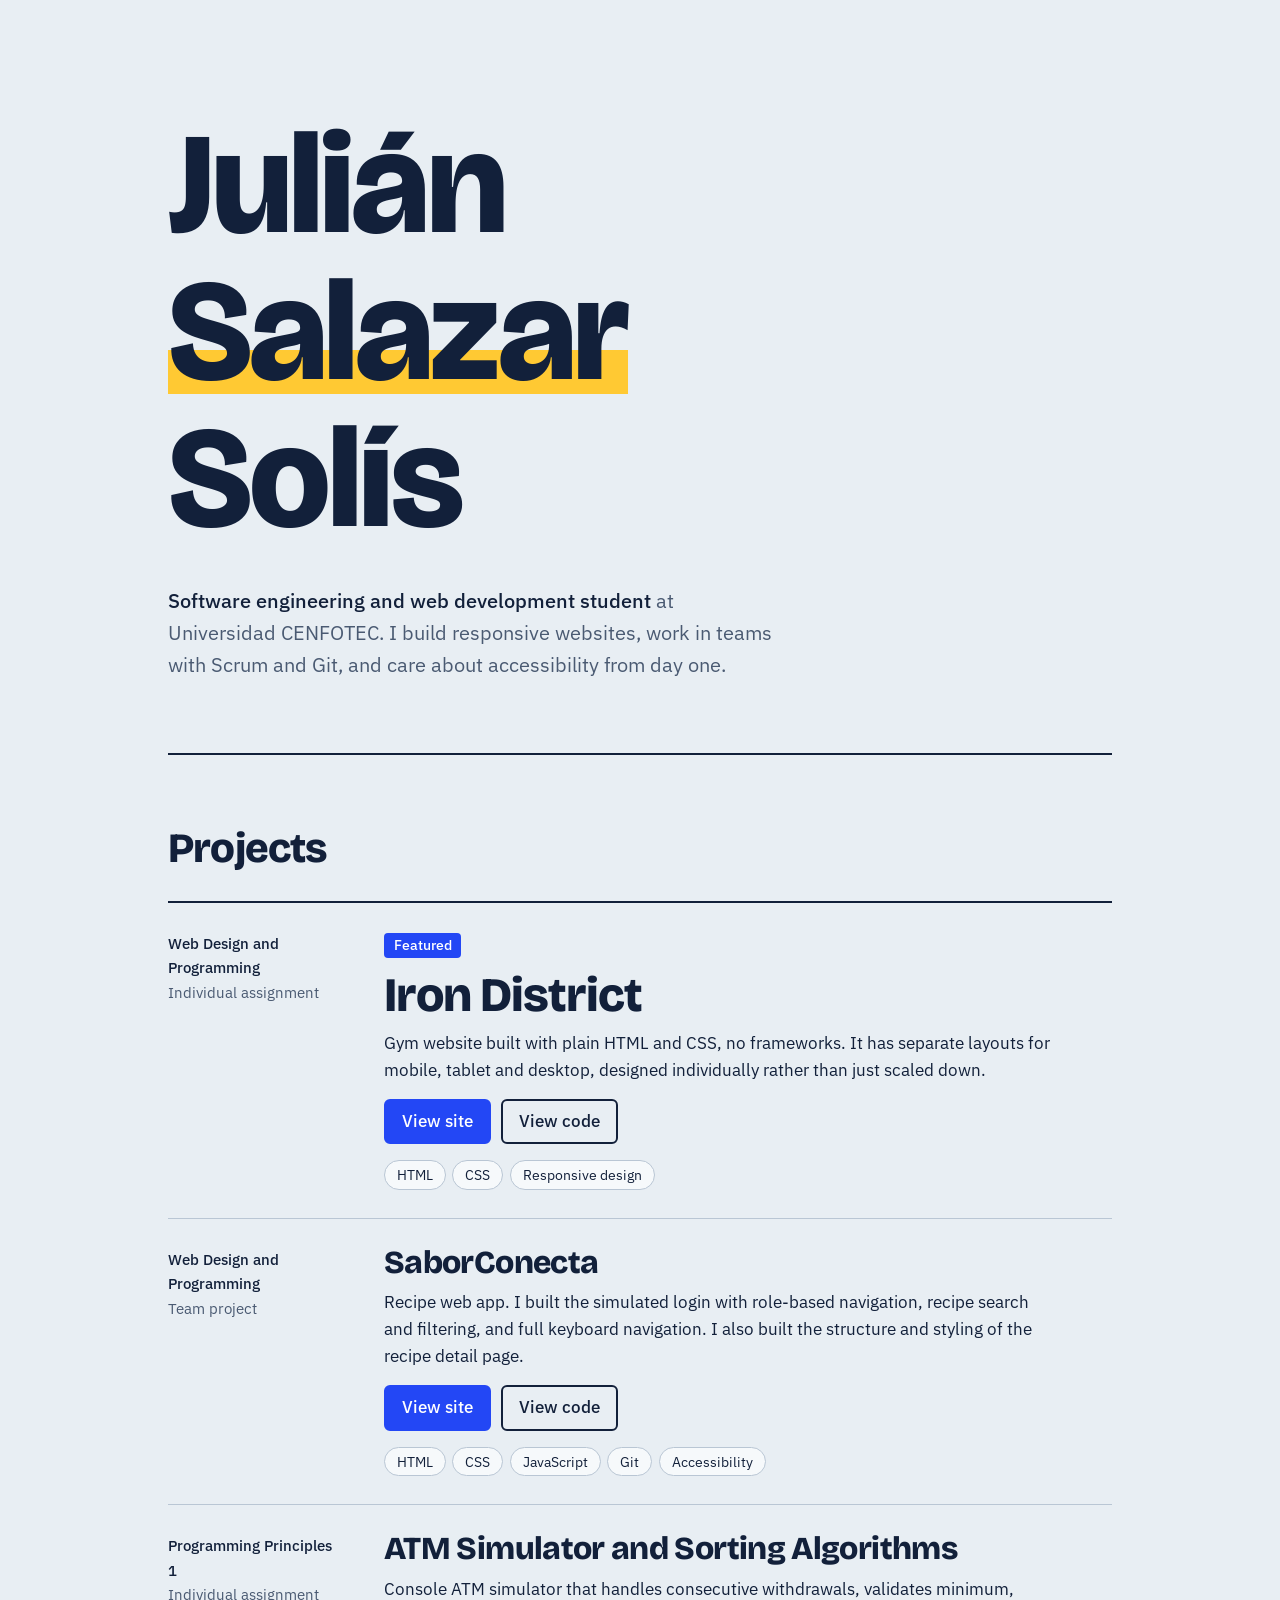
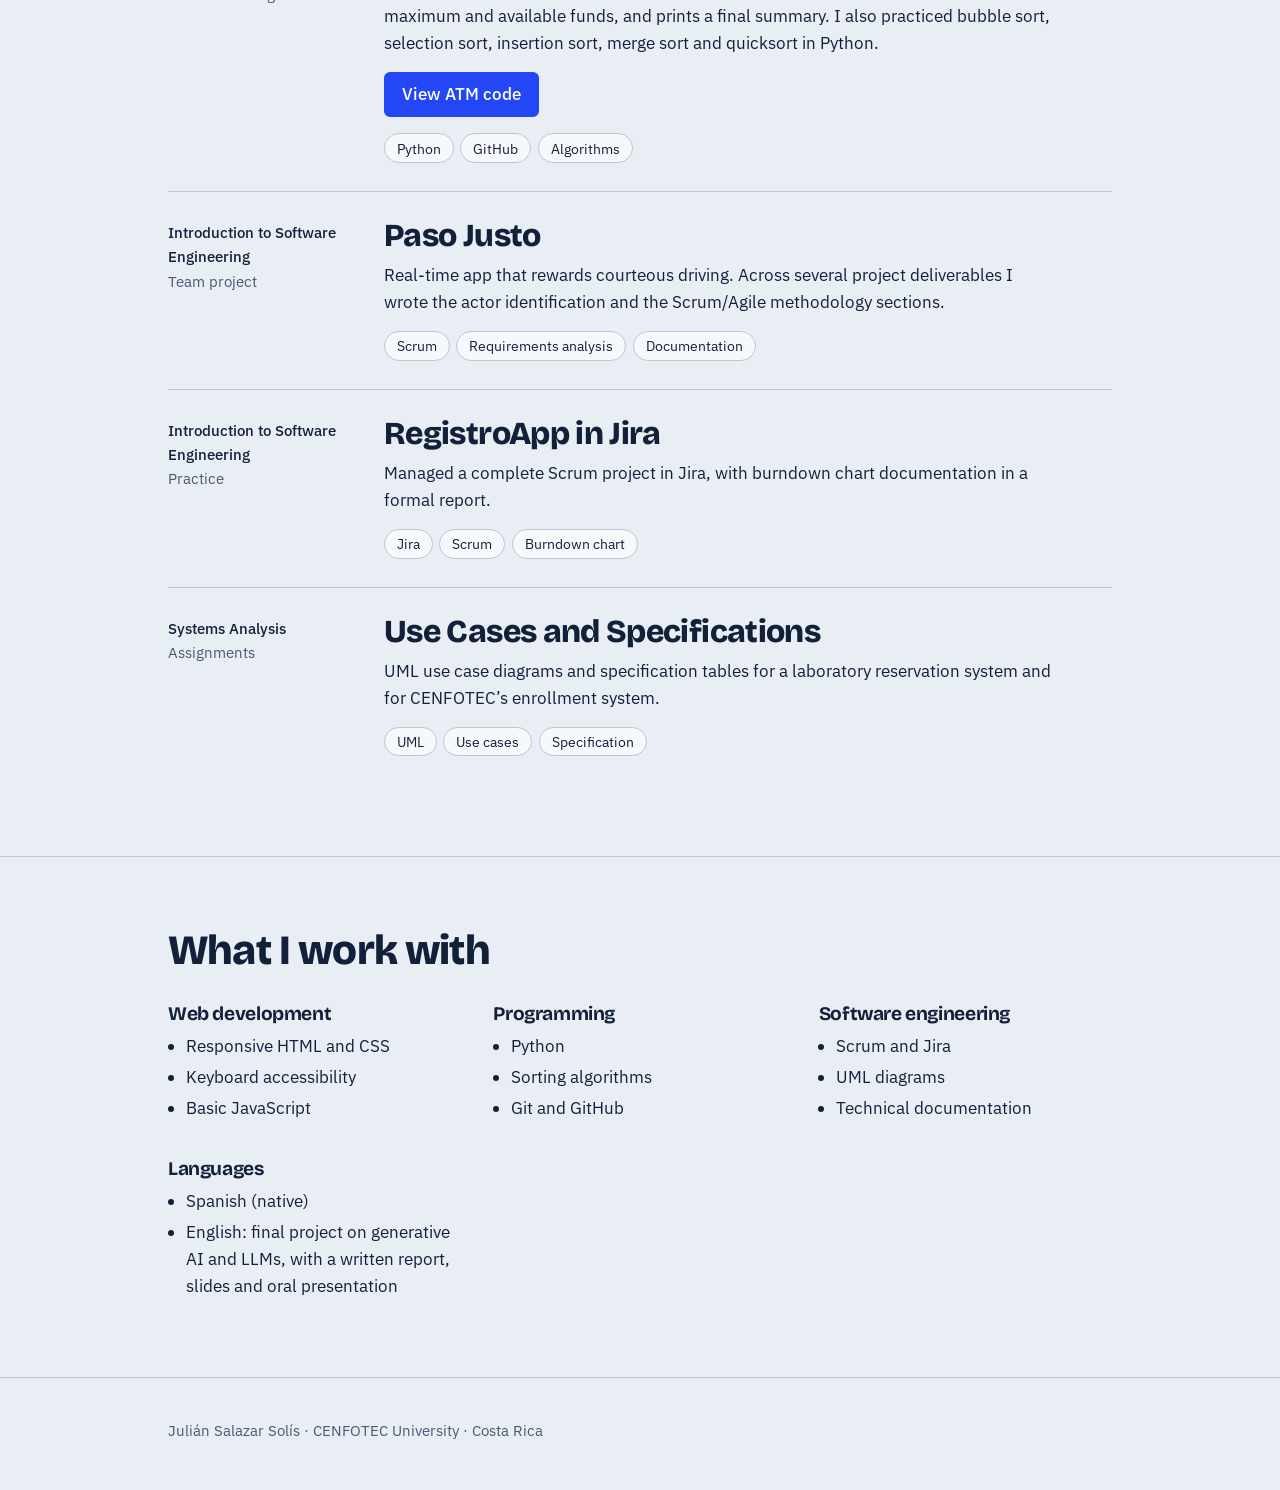
<file: index.html>
<!DOCTYPE html>
<html lang="en">
<head>
<meta charset="utf-8">
<meta name="viewport" content="width=device-width, initial-scale=1, viewport-fit=cover">
<title>Julián Salazar Solís · Portfolio</title>
<link rel="preconnect" href="https://fonts.googleapis.com">
<link rel="preconnect" href="https://fonts.gstatic.com" crossorigin>
<link href="https://fonts.googleapis.com/css2?family=Bricolage+Grotesque:opsz,wght@12..96,500;12..96,800&family=IBM+Plex+Sans:wght@400;500&display=swap" rel="stylesheet">
<style>
:root{
  --bg:#E8EEF3; --surface:#F6F9FB; --ink:#12203A; --muted:#4A5A72; --line:#B9C6D4;
  --accent:#2347F5; --accent-ink:#FFFFFF; --signal:#FFC933;
  box-sizing:border-box;
  padding-top:env(safe-area-inset-top,0px); padding-bottom:env(safe-area-inset-bottom,0px);
}
@media (prefers-color-scheme:dark){
  :root:not([data-theme="light"]){--bg:#0F1726; --surface:#16213A; --ink:#E7EDF7; --muted:#9FB0C8; --line:#2B3A57; --accent:#7C93FF; --accent-ink:#0F1726; --signal:#FFC933;}
}
:root[data-theme="dark"]{--bg:#0F1726; --surface:#16213A; --ink:#E7EDF7; --muted:#9FB0C8; --line:#2B3A57; --accent:#7C93FF; --accent-ink:#0F1726; --signal:#FFC933;}
*,*::before,*::after{box-sizing:inherit}
html{scroll-padding-top:env(safe-area-inset-top,0px)}
body{margin:0;background:var(--bg);color:var(--ink);font:400 1.0625rem/1.6 "IBM Plex Sans",system-ui,-apple-system,"Segoe UI",sans-serif;-webkit-font-smoothing:antialiased}
.wrap{max-width:62rem;margin:0 auto;padding:0 1.5rem}
a{color:inherit}
:focus-visible{outline:3px solid var(--accent);outline-offset:3px}
h1,h2,h3{font-family:"Bricolage Grotesque","Helvetica Neue",Arial,sans-serif;margin:0;line-height:1.02;letter-spacing:-.02em}

header.hero{padding:clamp(3rem,9vw,7rem) 0 clamp(2.5rem,6vw,4.5rem);border-bottom:2px solid var(--ink)}
.hero h1{font-weight:800;font-size:clamp(3.2rem,12.5vw,9rem);max-width:12ch}
.hero h1 span{display:block;background:linear-gradient(transparent 62%,var(--signal) 62% 92%,transparent 92%);width:fit-content}
.hero p.lead{max-width:38rem;font-size:1.25rem;color:var(--muted);margin:2rem 0 0}
.hero p.lead strong{color:var(--ink);font-weight:500}

section{padding:clamp(2.5rem,6vw,4.5rem) 0;border-bottom:1px solid var(--line)}
section>.wrap>h2{font-weight:800;font-size:clamp(1.8rem,4vw,2.6rem);margin-bottom:2rem}

.proj{display:grid;grid-template-columns:11rem 1fr;gap:1.5rem 2.5rem;padding:1.75rem 0;border-top:1px solid var(--line)}
.proj:first-of-type{border-top:2px solid var(--ink)}
.proj .meta{color:var(--muted);font-size:.95rem}
.proj .meta b{display:block;color:var(--ink);font-weight:500}
.proj h3{font-weight:800;font-size:clamp(1.5rem,3vw,2rem);margin-bottom:.6rem}
.proj p{margin:0 0 .9rem;max-width:42rem}
.tags{display:flex;flex-wrap:wrap;gap:.4rem;padding:0;margin:0;list-style:none}
.tags li{background:var(--surface);border:1px solid var(--line);border-radius:999px;padding:.15rem .75rem;font-size:.9rem}
.proj.main h3{font-size:clamp(2rem,4.5vw,3rem)}
.proj.main .badge{display:inline-block;background:var(--accent);color:var(--accent-ink);font-weight:500;font-size:.85rem;border-radius:4px;padding:.1rem .6rem;margin-bottom:.8rem}

.skills{display:grid;grid-template-columns:repeat(auto-fit,minmax(15rem,1fr));gap:2rem}
.skills h3{font-size:1.2rem;margin-bottom:.6rem}
.skills ul{margin:0;padding-left:1.1rem}
.skills li{margin:.25rem 0}

footer{padding:2.5rem 0 3rem;color:var(--muted);font-size:.95rem}
.links{display:flex;flex-wrap:wrap;gap:.6rem;margin:0 0 1rem}
.links a{display:inline-block;padding:.45rem 1rem;border:2px solid var(--ink);border-radius:6px;font-weight:500;text-decoration:none}
.links a.primary{background:var(--accent);border-color:var(--accent);color:var(--accent-ink)}
.links a:hover{background:var(--signal);border-color:var(--ink);color:#12203A}
.wide{overflow-x:auto}
@media (max-width:640px){.proj{grid-template-columns:1fr;gap:.6rem}}
@media (prefers-reduced-motion:no-preference){.hero h1 span{animation:wipe .7s ease-out both}@keyframes wipe{from{background-size:0 100%}to{background-size:100% 100%}}}
</style>
</head>
<body>
<div class="wrap">
<header class="hero">
  <h1>Julián <span>Salazar</span> Solís</h1>
  <p class="lead"><strong>Software engineering and web development student</strong> at Universidad CENFOTEC. I build responsive websites, work in teams with Scrum and Git, and care about accessibility from day one.</p>
</header>
</div>

<section id="projects">
<div class="wrap">
  <h2>Projects</h2>

  <article class="proj main">
    <div class="meta"><b>Web Design and Programming</b>Individual assignment</div>
    <div>
      <span class="badge">Featured</span>
      <h3>Iron District</h3>
      <p>Gym website built with plain HTML and CSS, no frameworks. It has separate layouts for mobile, tablet and desktop, designed individually rather than just scaled down.</p>
      <div class="links"><a class="primary" href="iron-district/">View site</a><a href="https://github.com/julian26-salazar04/julian26-salazar04.github-io/tree/main/iron-district">View code</a></div>
      <ul class="tags"><li>HTML</li><li>CSS</li><li>Responsive design</li></ul>
    </div>
  </article>

  <article class="proj">
    <div class="meta"><b>Web Design and Programming</b>Team project</div>
    <div>
      <h3>SaborConecta</h3>
      <p>Recipe web app. I built the simulated login with role-based navigation, recipe search and filtering, and full keyboard navigation. I also built the structure and styling of the recipe detail page.</p>
      <div class="links"><a class="primary" href="saborconecta/">View site</a><a href="https://github.com/julian26-salazar04/SaborConecta">View code</a></div>
      <ul class="tags"><li>HTML</li><li>CSS</li><li>JavaScript</li><li>Git</li><li>Accessibility</li></ul>
    </div>
  </article>

  <article class="proj">
    <div class="meta"><b>Programming Principles 1</b>Individual assignment</div>
    <div>
      <h3>ATM Simulator and Sorting Algorithms</h3>
      <p>Console ATM simulator that handles consecutive withdrawals, validates minimum, maximum and available funds, and prints a final summary. I also practiced bubble sort, selection sort, insertion sort, merge sort and quicksort in Python.</p>
      <div class="links"><a class="primary" href="https://github.com/julian26-salazar04/julian26-salazar04.github-io/tree/main/python/cajero-automatico">View ATM code</a></div>
      <ul class="tags"><li>Python</li><li>GitHub</li><li>Algorithms</li></ul>
    </div>
  </article>

  <article class="proj">
    <div class="meta"><b>Introduction to Software Engineering</b>Team project</div>
    <div>
      <h3>Paso Justo</h3>
      <p>Real-time app that rewards courteous driving. Across several project deliverables I wrote the actor identification and the Scrum/Agile methodology sections.</p>
      <ul class="tags"><li>Scrum</li><li>Requirements analysis</li><li>Documentation</li></ul>
    </div>
  </article>

  <article class="proj">
    <div class="meta"><b>Introduction to Software Engineering</b>Practice</div>
    <div>
      <h3>RegistroApp in Jira</h3>
      <p>Managed a complete Scrum project in Jira, with burndown chart documentation in a formal report.</p>
      <ul class="tags"><li>Jira</li><li>Scrum</li><li>Burndown chart</li></ul>
    </div>
  </article>

  <article class="proj">
    <div class="meta"><b>Systems Analysis</b>Assignments</div>
    <div>
      <h3>Use Cases and Specifications</h3>
      <p>UML use case diagrams and specification tables for a laboratory reservation system and for CENFOTEC’s enrollment system.</p>
      <ul class="tags"><li>UML</li><li>Use cases</li><li>Specification</li></ul>
    </div>
  </article>
</div>
</section>

<section id="skills">
<div class="wrap">
  <h2>What I work with</h2>
  <div class="skills">
    <div><h3>Web development</h3><ul><li>Responsive HTML and CSS</li><li>Keyboard accessibility</li><li>Basic JavaScript</li></ul></div>
    <div><h3>Programming</h3><ul><li>Python</li><li>Sorting algorithms</li><li>Git and GitHub</li></ul></div>
    <div><h3>Software engineering</h3><ul><li>Scrum and Jira</li><li>UML diagrams</li><li>Technical documentation</li></ul></div>
    <div><h3>Languages</h3><ul><li>Spanish (native)</li><li>English: final project on generative AI and LLMs, with a written report, slides and oral presentation</li></ul></div>
  </div>
</div>
</section>

<footer>
<div class="wrap">Julián Salazar Solís · CENFOTEC University · Costa Rica</div>
</footer>
</body>
</html>
</file>
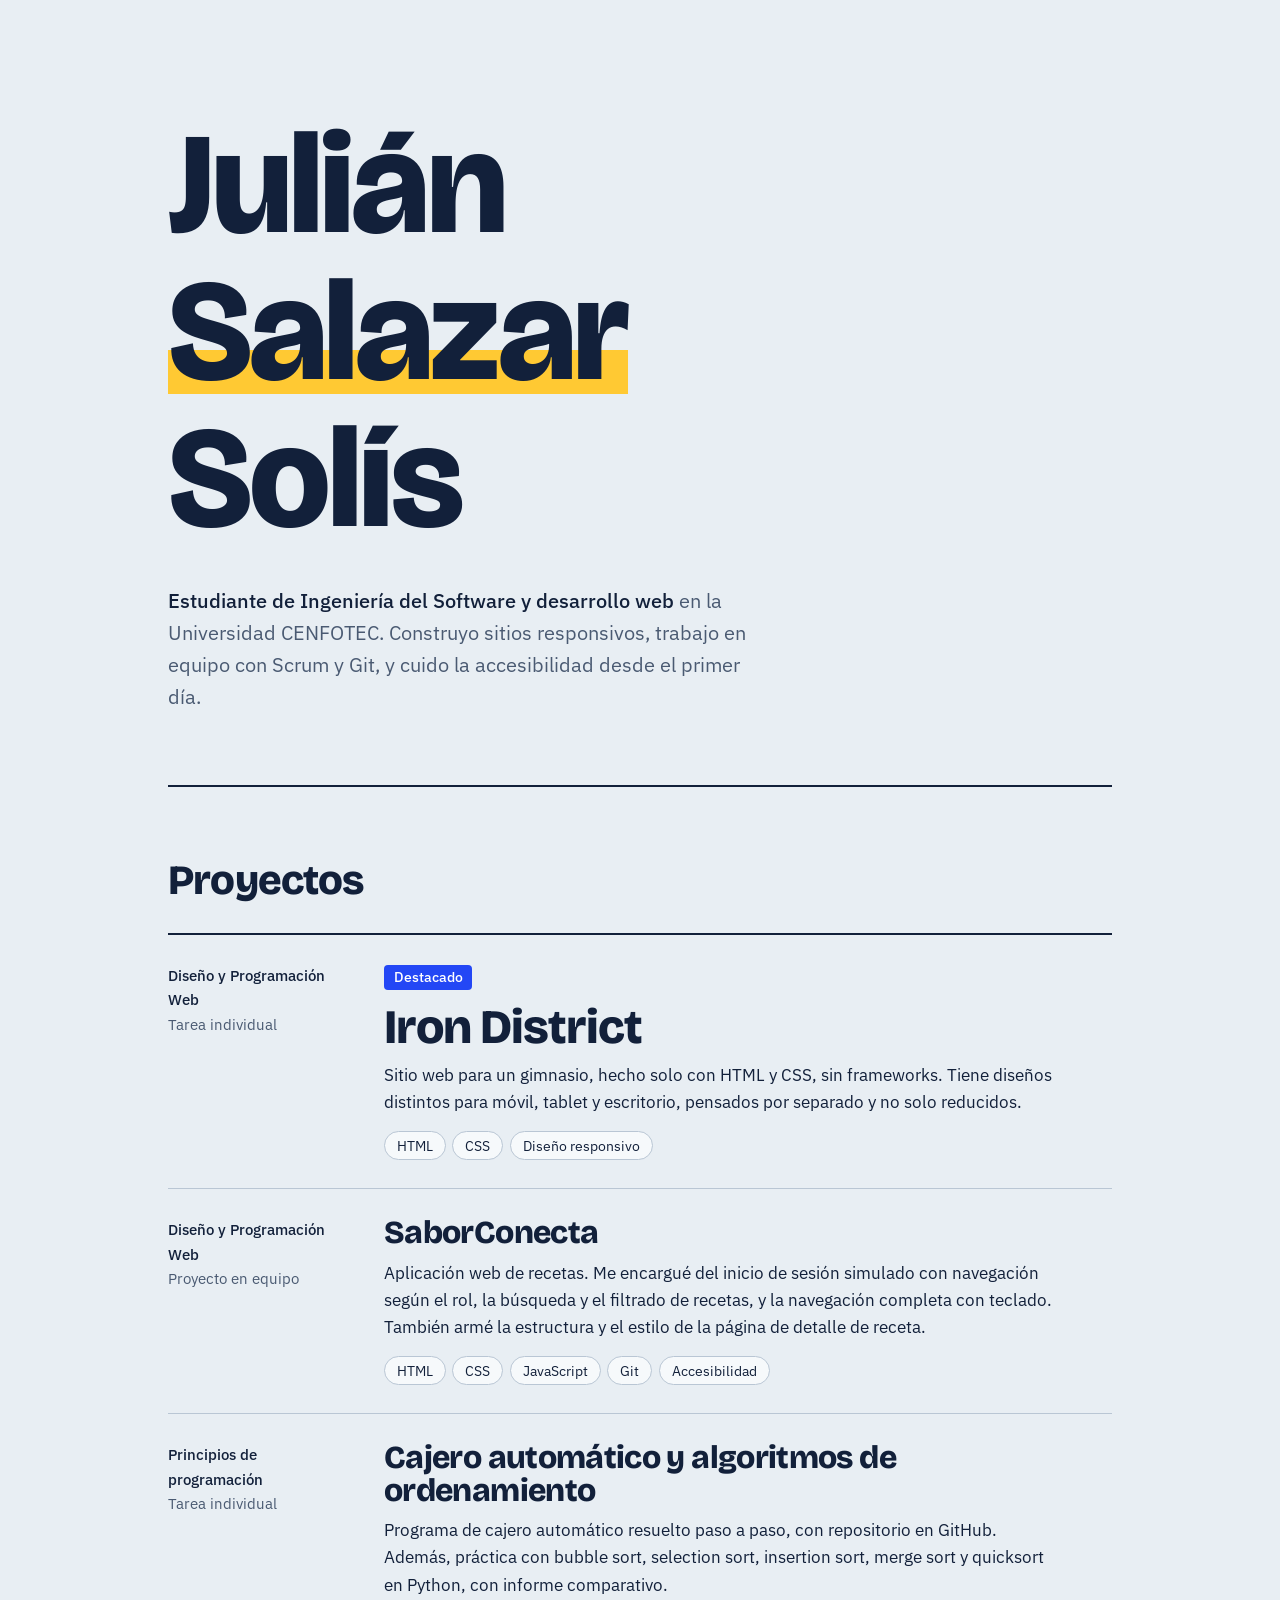
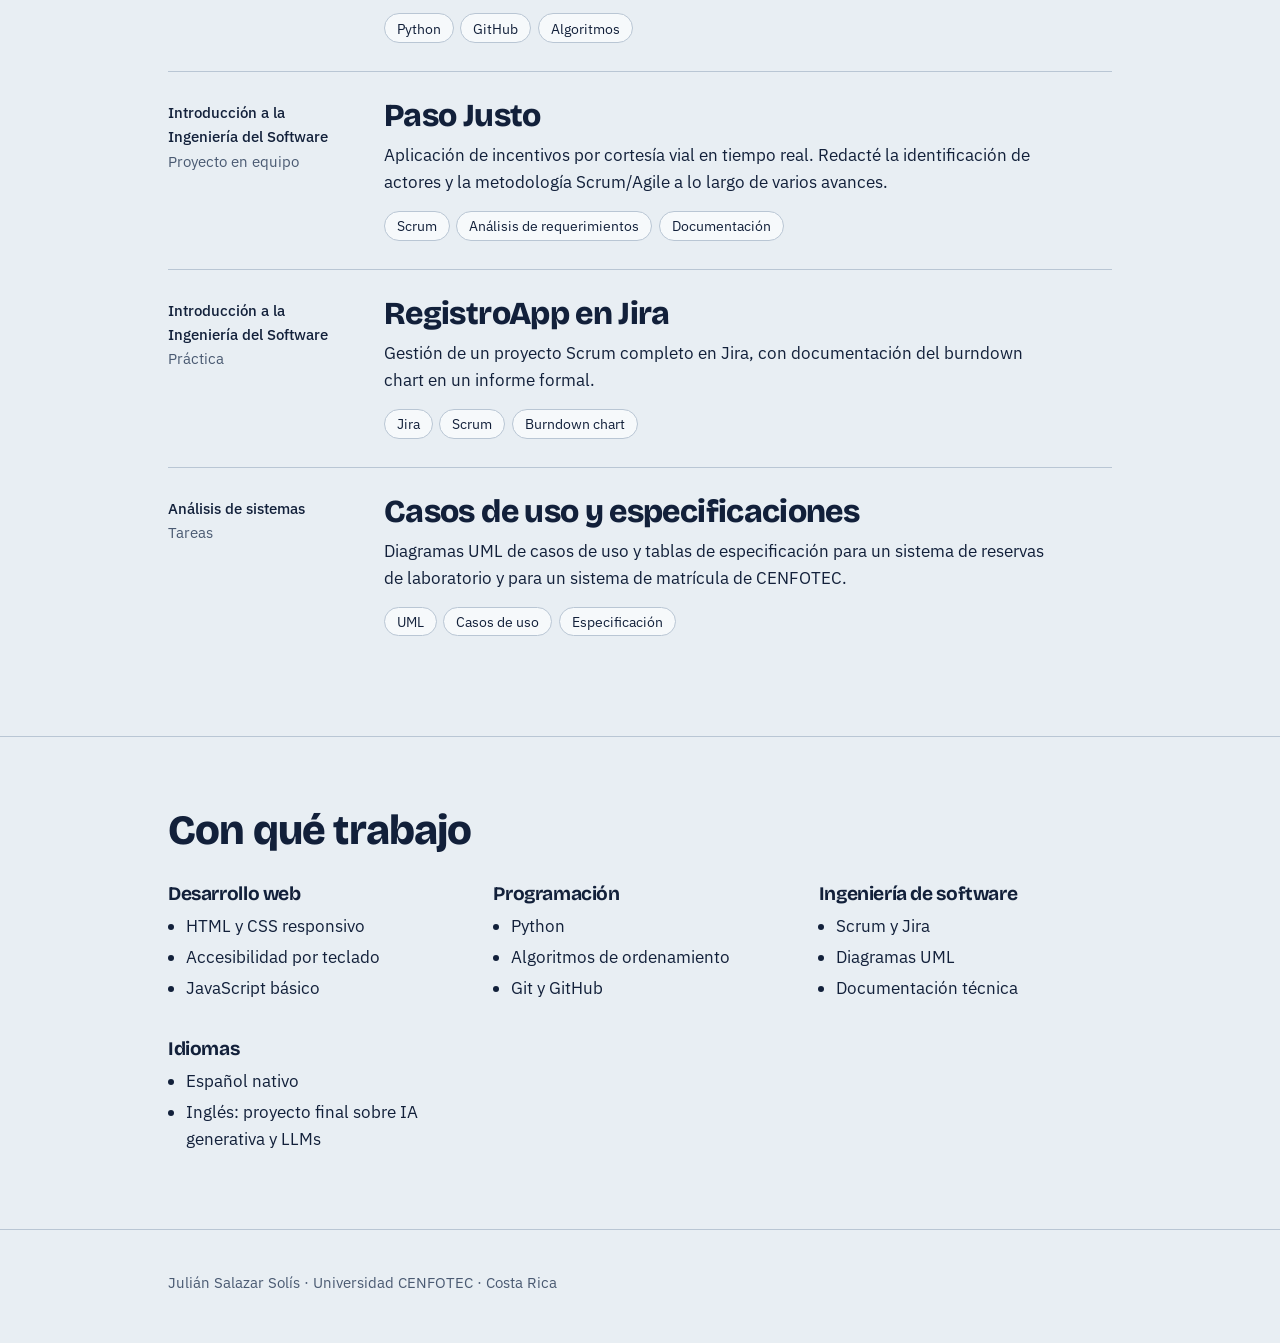
<file: portfolio.html>
<!DOCTYPE html>
<html lang="es">
<head>
<meta charset="utf-8">
<meta name="viewport" content="width=device-width, initial-scale=1, viewport-fit=cover">
<title>Julián Salazar Solís · Portafolio</title>
<link rel="preconnect" href="https://fonts.googleapis.com">
<link rel="preconnect" href="https://fonts.gstatic.com" crossorigin>
<link href="https://fonts.googleapis.com/css2?family=Bricolage+Grotesque:opsz,wght@12..96,500;12..96,800&family=IBM+Plex+Sans:wght@400;500&display=swap" rel="stylesheet">
<style>
:root{
  --bg:#E8EEF3; --surface:#F6F9FB; --ink:#12203A; --muted:#4A5A72; --line:#B9C6D4;
  --accent:#2347F5; --accent-ink:#FFFFFF; --signal:#FFC933;
  box-sizing:border-box;
  padding-top:env(safe-area-inset-top,0px); padding-bottom:env(safe-area-inset-bottom,0px);
}
@media (prefers-color-scheme:dark){
  :root:not([data-theme="light"]){--bg:#0F1726; --surface:#16213A; --ink:#E7EDF7; --muted:#9FB0C8; --line:#2B3A57; --accent:#7C93FF; --accent-ink:#0F1726; --signal:#FFC933;}
}
:root[data-theme="dark"]{--bg:#0F1726; --surface:#16213A; --ink:#E7EDF7; --muted:#9FB0C8; --line:#2B3A57; --accent:#7C93FF; --accent-ink:#0F1726; --signal:#FFC933;}
*,*::before,*::after{box-sizing:inherit}
html{scroll-padding-top:env(safe-area-inset-top,0px)}
body{margin:0;background:var(--bg);color:var(--ink);font:400 1.0625rem/1.6 "IBM Plex Sans",system-ui,-apple-system,"Segoe UI",sans-serif;-webkit-font-smoothing:antialiased}
.wrap{max-width:62rem;margin:0 auto;padding:0 1.5rem}
a{color:inherit}
:focus-visible{outline:3px solid var(--accent);outline-offset:3px}
h1,h2,h3{font-family:"Bricolage Grotesque","Helvetica Neue",Arial,sans-serif;margin:0;line-height:1.02;letter-spacing:-.02em}

header.hero{padding:clamp(3rem,9vw,7rem) 0 clamp(2.5rem,6vw,4.5rem);border-bottom:2px solid var(--ink)}
.hero h1{font-weight:800;font-size:clamp(3.2rem,12.5vw,9rem);max-width:12ch}
.hero h1 span{display:block;background:linear-gradient(transparent 62%,var(--signal) 62% 92%,transparent 92%);width:fit-content}
.hero p.lead{max-width:38rem;font-size:1.25rem;color:var(--muted);margin:2rem 0 0}
.hero p.lead strong{color:var(--ink);font-weight:500}

section{padding:clamp(2.5rem,6vw,4.5rem) 0;border-bottom:1px solid var(--line)}
section>.wrap>h2{font-weight:800;font-size:clamp(1.8rem,4vw,2.6rem);margin-bottom:2rem}

.proj{display:grid;grid-template-columns:11rem 1fr;gap:1.5rem 2.5rem;padding:1.75rem 0;border-top:1px solid var(--line)}
.proj:first-of-type{border-top:2px solid var(--ink)}
.proj .meta{color:var(--muted);font-size:.95rem}
.proj .meta b{display:block;color:var(--ink);font-weight:500}
.proj h3{font-weight:800;font-size:clamp(1.5rem,3vw,2rem);margin-bottom:.6rem}
.proj p{margin:0 0 .9rem;max-width:42rem}
.tags{display:flex;flex-wrap:wrap;gap:.4rem;padding:0;margin:0;list-style:none}
.tags li{background:var(--surface);border:1px solid var(--line);border-radius:999px;padding:.15rem .75rem;font-size:.9rem}
.proj.main h3{font-size:clamp(2rem,4.5vw,3rem)}
.proj.main .badge{display:inline-block;background:var(--accent);color:var(--accent-ink);font-weight:500;font-size:.85rem;border-radius:4px;padding:.1rem .6rem;margin-bottom:.8rem}

.skills{display:grid;grid-template-columns:repeat(auto-fit,minmax(15rem,1fr));gap:2rem}
.skills h3{font-size:1.2rem;margin-bottom:.6rem}
.skills ul{margin:0;padding-left:1.1rem}
.skills li{margin:.25rem 0}

footer{padding:2.5rem 0 3rem;color:var(--muted);font-size:.95rem}
.wide{overflow-x:auto}
@media (max-width:640px){.proj{grid-template-columns:1fr;gap:.6rem}}
@media (prefers-reduced-motion:no-preference){.hero h1 span{animation:wipe .7s ease-out both}@keyframes wipe{from{background-size:0 100%}to{background-size:100% 100%}}}
</style>
</head>
<body>
<div class="wrap">
<header class="hero">
  <h1>Julián <span>Salazar</span> Solís</h1>
  <p class="lead"><strong>Estudiante de Ingeniería del Software y desarrollo web</strong> en la Universidad CENFOTEC. Construyo sitios responsivos, trabajo en equipo con Scrum y Git, y cuido la accesibilidad desde el primer día.</p>
</header>
</div>

<section id="proyectos">
<div class="wrap">
  <h2>Proyectos</h2>

  <article class="proj main">
    <div class="meta"><b>Diseño y Programación Web</b>Tarea individual</div>
    <div>
      <span class="badge">Destacado</span>
      <h3>Iron District</h3>
      <p>Sitio web para un gimnasio, hecho solo con HTML y CSS, sin frameworks. Tiene diseños distintos para móvil, tablet y escritorio, pensados por separado y no solo reducidos.</p>
      <ul class="tags"><li>HTML</li><li>CSS</li><li>Diseño responsivo</li></ul>
    </div>
  </article>

  <article class="proj">
    <div class="meta"><b>Diseño y Programación Web</b>Proyecto en equipo</div>
    <div>
      <h3>SaborConecta</h3>
      <p>Aplicación web de recetas. Me encargué del inicio de sesión simulado con navegación según el rol, la búsqueda y el filtrado de recetas, y la navegación completa con teclado. También armé la estructura y el estilo de la página de detalle de receta.</p>
      <ul class="tags"><li>HTML</li><li>CSS</li><li>JavaScript</li><li>Git</li><li>Accesibilidad</li></ul>
    </div>
  </article>

  <article class="proj">
    <div class="meta"><b>Principios de programación</b>Tarea individual</div>
    <div>
      <h3>Cajero automático y algoritmos de ordenamiento</h3>
      <p>Programa de cajero automático resuelto paso a paso, con repositorio en GitHub. Además, práctica con bubble sort, selection sort, insertion sort, merge sort y quicksort en Python, con informe comparativo.</p>
      <ul class="tags"><li>Python</li><li>GitHub</li><li>Algoritmos</li></ul>
    </div>
  </article>

  <article class="proj">
    <div class="meta"><b>Introducción a la Ingeniería del Software</b>Proyecto en equipo</div>
    <div>
      <h3>Paso Justo</h3>
      <p>Aplicación de incentivos por cortesía vial en tiempo real. Redacté la identificación de actores y la metodología Scrum/Agile a lo largo de varios avances.</p>
      <ul class="tags"><li>Scrum</li><li>Análisis de requerimientos</li><li>Documentación</li></ul>
    </div>
  </article>

  <article class="proj">
    <div class="meta"><b>Introducción a la Ingeniería del Software</b>Práctica</div>
    <div>
      <h3>RegistroApp en Jira</h3>
      <p>Gestión de un proyecto Scrum completo en Jira, con documentación del burndown chart en un informe formal.</p>
      <ul class="tags"><li>Jira</li><li>Scrum</li><li>Burndown chart</li></ul>
    </div>
  </article>

  <article class="proj">
    <div class="meta"><b>Análisis de sistemas</b>Tareas</div>
    <div>
      <h3>Casos de uso y especificaciones</h3>
      <p>Diagramas UML de casos de uso y tablas de especificación para un sistema de reservas de laboratorio y para un sistema de matrícula de CENFOTEC.</p>
      <ul class="tags"><li>UML</li><li>Casos de uso</li><li>Especificación</li></ul>
    </div>
  </article>
</div>
</section>

<section id="habilidades">
<div class="wrap">
  <h2>Con qué trabajo</h2>
  <div class="skills">
    <div><h3>Desarrollo web</h3><ul><li>HTML y CSS responsivo</li><li>Accesibilidad por teclado</li><li>JavaScript básico</li></ul></div>
    <div><h3>Programación</h3><ul><li>Python</li><li>Algoritmos de ordenamiento</li><li>Git y GitHub</li></ul></div>
    <div><h3>Ingeniería de software</h3><ul><li>Scrum y Jira</li><li>Diagramas UML</li><li>Documentación técnica</li></ul></div>
    <div><h3>Idiomas</h3><ul><li>Español nativo</li><li>Inglés: proyecto final sobre IA generativa y LLMs</li></ul></div>
  </div>
</div>
</section>

<footer>
<div class="wrap">Julián Salazar Solís · Universidad CENFOTEC · Costa Rica</div>
</footer>
</body>
</html>
</file>
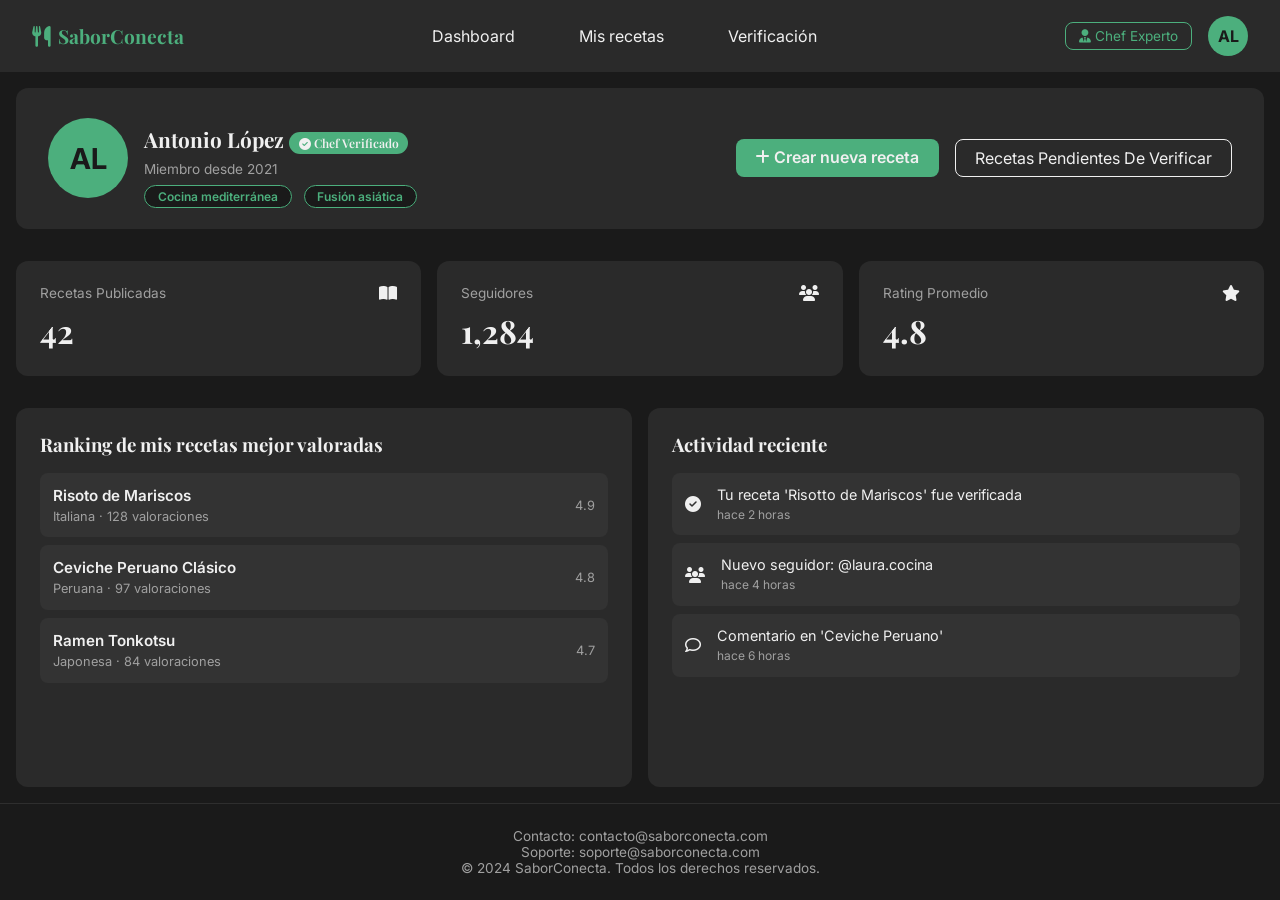
<file: saborconecta/src/adminDashboard.html>
<!DOCTYPE html>
<html lang="en">
<head>
    <meta charset="UTF-8">
    <meta name="viewport" content="width=device-width, initial-scale=1.0">
    <title>DashBoard - SaborConecta</title>
    <link href="https://fonts.googleapis.com/css2?family=Playfair+Display:wght@400;600;700&family=Inter:wght@400;500;600&display=swap" rel="stylesheet">
    <link rel="stylesheet" href="../css/base.css">
    <link rel="stylesheet" href="../css/layout.css">
    <link rel="stylesheet" href="../css/components.css">
    <link rel="stylesheet" href="https://cdnjs.cloudflare.com/ajax/libs/font-awesome/6.5.0/css/all.min.css">
</head>

<body>
    
    <header>

        <nav class="navBar">
            <!-- Logo -->
            <div class="navLogo">
                <i class="fa-solid fa-utensils"></i>
                <span>SaborConecta</span>
            </div>

            <!-- Links de navegación -->
            <ul class="navLinks">
                <li><a href="adminDashboard.html">Dashboard</a></li>
                <li><a href="adminRecetas.html">Mis recetas</a></li>
                <li><a href="adminVerificacion.html">Verificación</a></li>
            </ul>

            <!-- Perfil -->
            <div class="navPerfil">
                <span class="chefBadge"><i class="fa-solid fa-user-tie"></i> Chef Experto</span>
                <div class="avatar">AL</div>
            </div>
        </nav>

    </header>

    <main>

        <section class="perfilChef">
            <!-- Información del chef -->
            <div class="perfilInfo">
                <div class="perfilAvatar">AL</div>
                <div class="perfilTexto">
                    <h2>Antonio López <span class="badge"><i class="fa-solid fa-circle-check"></i> Chef Verificado</span></h2>
                    <p>Miembro desde 2021</p>
                    <div class="tags">
                        <span class="tag">Cocina mediterránea</span>
                        <span class="tag">Fusión asiática</span>
                    </div>
                </div>
            </div>
        

            <!-- Botones de acción -->
            <div class="perfilAcciones">
                <a href="adminRecetas.html" class="btnPrimario"><i class="fa-solid fa-plus"></i> Crear nueva receta</a>
                <a href="adminVerificacion.html" class="btnSecundario">Recetas Pendientes De Verificar</a>
            </div>
        </section>

        <section class="estadisticas">

            <div class="card">
                <div class="cardHeader">
                    <p>Recetas Publicadas</p>
                    <i class="fa-solid fa-book-open"></i>
                </div>
                <h3>42</h3>
            </div>

            <div class="card">
                <div class="cardHeader">
                    <p>Seguidores</p>
                    <i class="fa-solid fa-users"></i>
                </div>
                <h3>1,284</h3>
            </div>

            <div class="card">
                <div class="cardHeader">
                    <p>Rating Promedio</p>
                    <i class="fa-solid fa-star"></i>
                </div>
                <h3>4.8</h3>
            </div>

        </section>

        <section class="contenidoPrincipal">
            
            <!-- Ranking -->
            <div class="ranking">
                <h3>Ranking de mis recetas mejor valoradas</h3>
                <ol>
                    <li>
                        <div>
                            <p>Risoto de Mariscos</p>
                            <span>Italiana · 128 valoraciones</span>
                        </div>
                        <span>4.9</span>
                    </li>
                    <li>
                        <div>
                            <p>Ceviche Peruano Clásico</p>
                            <span>Peruana · 97 valoraciones</span>
                        </div>
                        <span>4.8</span>
                    </li>
                    <li>
                        <div>
                            <p>Ramen Tonkotsu</p>
                            <span>Japonesa · 84 valoraciones</span>
                        </div>
                        <span>4.7</span>
                    </li>   
                </ol>
            </div>

            <!-- Actividad reciente -->
            <div class="actividad">
                <h3>Actividad reciente</h3>
                <ul>
                   
                    <li>
                        <i class="fa-solid fa-circle-check"></i>
                        <div>
                            <p>Tu receta 'Risotto de Mariscos' fue verificada</p>
                            <span>hace 2 horas</span>
                        </div>
                    </li>

                    <li>
                        <i class="fa-solid fa-users"></i>
                        <div>
                            <p>Nuevo seguidor: @laura.cocina</p>
                            <span>hace 4 horas</span>
                        </div>
                    </li>

                    <li>
                        <i class="fa-regular fa-comment"></i>
                        <div>
                            <p>Comentario en 'Ceviche Peruano'</p>
                            <span>hace 6 horas</span>
                        </div>
                    </li>
                </ul>
            </div>

        </section>
    </main>

    <footer>
        <p>Contacto: contacto@saborconecta.com</p>
        <p>Soporte: soporte@saborconecta.com</p>
        <p>&copy; 2024 SaborConecta. Todos los derechos reservados.</p>
    </footer>


</body>
</html>
</file>
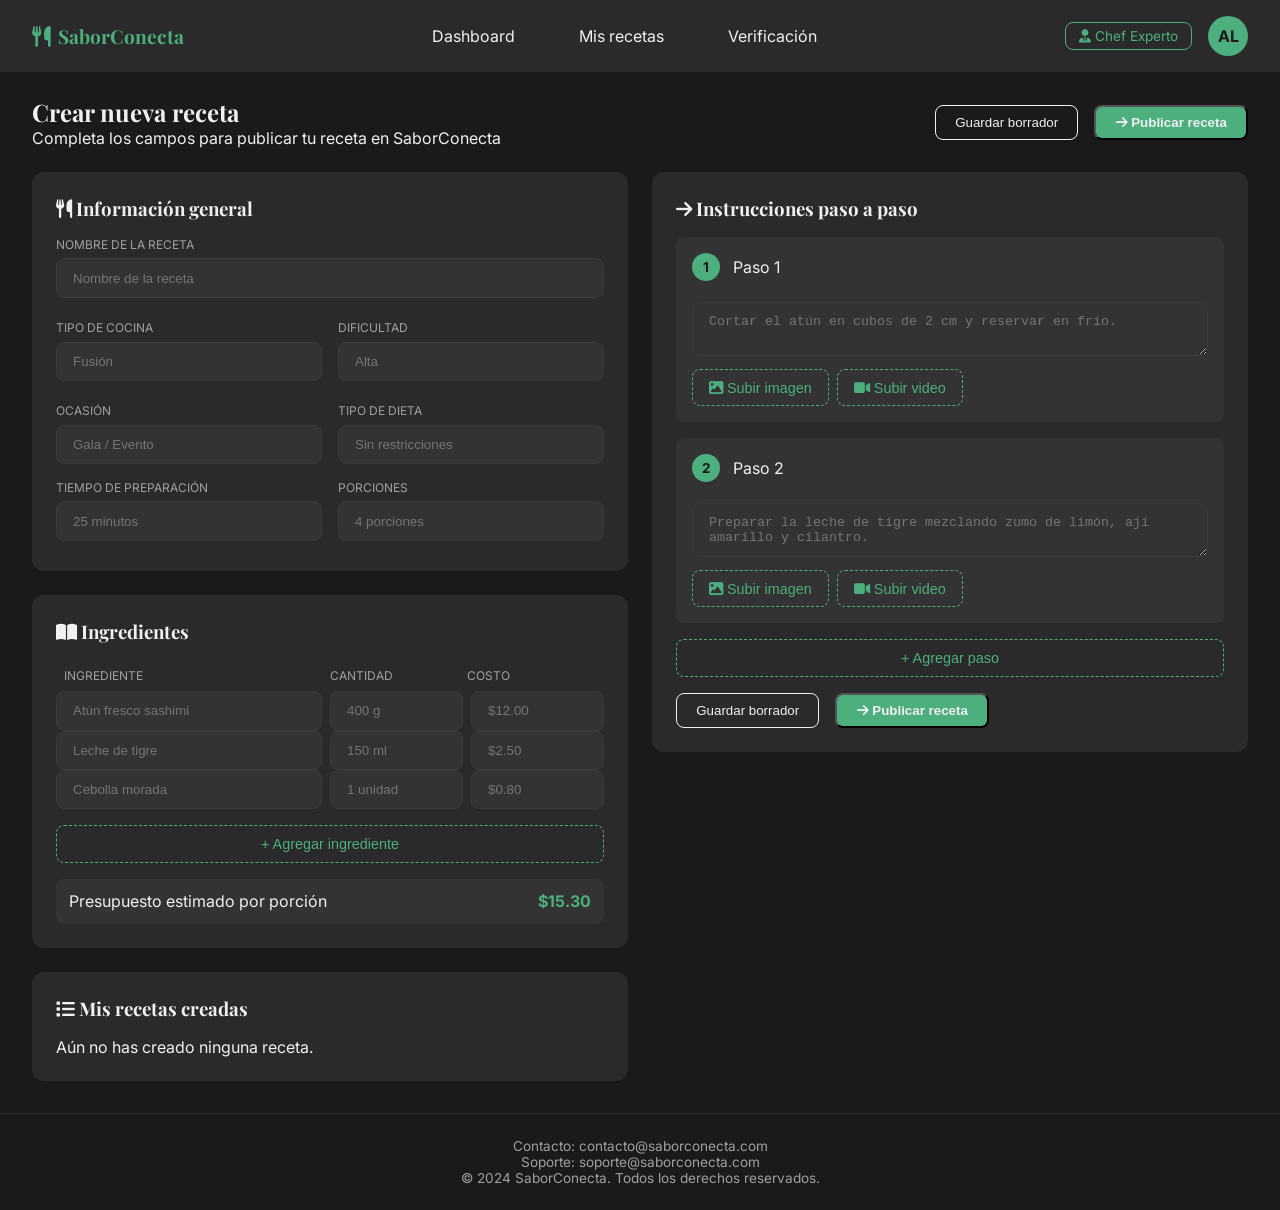
<file: saborconecta/src/adminRecetas.html>
<!DOCTYPE html>
<html lang="es">
<head>
    <meta charset="UTF-8">
    <meta name="viewport" content="width=device-width, initial-scale=1.0">
    <title>Crear Nueva Receta - SaborConecta</title>
    <link href="https://fonts.googleapis.com/css2?family=Playfair+Display:wght@400;600;700&family=Inter:wght@400;500;600&display=swap" rel="stylesheet">
    <link rel="stylesheet" href="../css/base.css">
    <link rel="stylesheet" href="../css/layout.css">
    <link rel="stylesheet" href="../css/components.css">
    <link rel="stylesheet" href="https://cdnjs.cloudflare.com/ajax/libs/font-awesome/6.5.0/css/all.min.css">
</head>
<body>
    <header>
        <nav class="navBar">
            <div class="navLogo">
                <i class="fa-solid fa-utensils"></i>
                <span>SaborConecta</span>
            </div>
            <ul class="navLinks">
                <li><a href="adminDashboard.html">Dashboard</a></li>
                <li><a href="adminRecetas.html">Mis recetas</a></li>
                <li><a href="adminVerificacion.html">Verificación</a></li>
            </ul>
            <div class="navPerfil">
                <span class="chefBadge"><i class="fa-solid fa-user-tie"></i> Chef Experto</span>
                <div class="avatar">AL</div>
            </div>
        </nav>
    </header>

    <main>
        <section class="recetaHeader">
            <div>
                <h1>Crear nueva receta</h1>
                <p>Completa los campos para publicar tu receta en SaborConecta</p>
            </div>
            <div class="recetaAcciones">
                <button class="btnSecundario">Guardar borrador</button>
                <button class="btnPrimario" id="btnPublicar1"><i class="fa-solid fa-arrow-right"></i> Publicar receta</button>
            </div>
        </section>

        <section class="recetaContenido">

            <!-- Columna izquierda -->
            <div class="columnaIzquierda">

                <!-- Información general -->
                <div class="cajaFormulario">
                    <h3><i class="fa-solid fa-utensils"></i> Información general</h3>

                    <div class="campoCompleto">
                        <label for="nombreReceta">Nombre de la receta</label>
                        <input type="text" id="nombreReceta" placeholder="Nombre de la receta">
                        <span class="errorMsg" id="errorNombreReceta"></span>
                    </div>

                    <div class="campoDoble">
                        <div>
                            <label for="tipoCocina">Tipo de cocina</label>
                            <input type="text" id="tipoCocina" placeholder="Fusión">
                            <span class="errorMsg" id="errorTipoCocina"></span>
                        </div>
                        <div>
                            <label for="dificultad">Dificultad</label>
                            <input type="text" id="dificultad" placeholder="Alta">
                            <span class="errorMsg" id="errorDificultad"></span>
                        </div>
                    </div>

                    <div class="campoDoble">
                        <div>
                            <label for="ocasion">Ocasión</label>
                            <input type="text" id="ocasion" placeholder="Gala / Evento">
                        </div>
                        <div>
                            <label for="tipoDieta">Tipo de dieta</label>
                            <input type="text" id="tipoDieta" placeholder="Sin restricciones">
                        </div>
                    </div>

                    <div class="campoDoble">
                        <div>
                            <label for="tiempoPreparacion">Tiempo de preparación</label>
                            <input type="text" id="tiempoPreparacion" placeholder="25 minutos">
                            <span class="errorMsg" id="errorTiempoPreparacion"></span>
                        </div>
                        <div>
                            <label for="porciones">Porciones</label>
                            <input type="text" id="porciones" placeholder="4 porciones">
                            <span class="errorMsg" id="errorPorciones"></span>
                        </div>
                    </div>
                </div>

                <!-- Ingredientes -->
                <div class="cajaFormulario">
                    <h3><i class="fa-solid fa-book-open"></i> Ingredientes</h3>

                    <div class="tablaIngredientes">
                        <div class="tablaHeader">
                            <span>Ingrediente</span>
                            <span>Cantidad</span>
                            <span>Costo</span>
                        </div>
                        <div class="tablaFila">
                            <input type="text" placeholder="Atún fresco sashimi">
                            <input type="text" placeholder="400 g">
                            <input type="text" placeholder="$12.00">
                        </div>
                        <div class="tablaFila">
                            <input type="text" placeholder="Leche de tigre">
                            <input type="text" placeholder="150 ml">
                            <input type="text" placeholder="$2.50">
                        </div>
                        <div class="tablaFila">
                            <input type="text" placeholder="Cebolla morada">
                            <input type="text" placeholder="1 unidad">
                            <input type="text" placeholder="$0.80">
                        </div>
                    </div>

                    <button class="btnAgregar">+ Agregar ingrediente</button>

                    <div class="presupuesto">
                        <span>Presupuesto estimado por porción</span>
                        <span class="presupuestoValor">$15.30</span>
                    </div>
                </div>

                <!-- Mis recetas creadas -->
                <div class="cajaFormulario">
                    <h3><i class="fa-solid fa-list"></i> Mis recetas creadas</h3>

                    <div id="listaRecetas">
                        <p id="sinRecetas">Aún no has creado ninguna receta.</p>
                    </div>
                </div>

            </div>

            <!-- Columna derecha -->
            <div class="columnaDerecha">
                <div class="cajaFormulario">
                    <h3><i class="fa-solid fa-arrow-right"></i> Instrucciones paso a paso</h3>

                    <div class="paso">
                        <div class="pasoHeader">
                            <span class="pasoNumero">1</span>
                            <span>Paso 1</span>
                        </div>
                        <textarea placeholder="Cortar el atún en cubos de 2 cm y reservar en frío."></textarea>
                        <div class="pasoAcciones">
                            <button class="btnAgregar"><i class="fa-solid fa-image"></i> Subir imagen</button>
                            <button class="btnAgregar"><i class="fa-solid fa-video"></i> Subir video</button>
                        </div>
                    </div>

                    <div class="paso">
                        <div class="pasoHeader">
                            <span class="pasoNumero">2</span>
                            <span>Paso 2</span>
                        </div>
                        <textarea placeholder="Preparar la leche de tigre mezclando zumo de limón, ají amarillo y cilantro."></textarea>
                        <div class="pasoAcciones">
                            <button class="btnAgregar"><i class="fa-solid fa-image"></i> Subir imagen</button>
                            <button class="btnAgregar"><i class="fa-solid fa-video"></i> Subir video</button>
                        </div>
                    </div>

                    <button class="btnAgregar">+ Agregar paso</button>

                    <div class="recetaAcciones">
                        <button class="btnSecundario">Guardar borrador</button>
                        <button class="btnPrimario" id="btnPublicar2"><i class="fa-solid fa-arrow-right"></i> Publicar receta</button>
                    </div>
                </div>
            </div>

        </section>
    </main>

    <footer>
        <p>Contacto: contacto@saborconecta.com</p>
        <p>Soporte: soporte@saborconecta.com</p>
        <p>&copy; 2024 SaborConecta. Todos los derechos reservados.</p>
    </footer>
    <script src="../js/admin.js"></script>
</body>
</html>
</file>
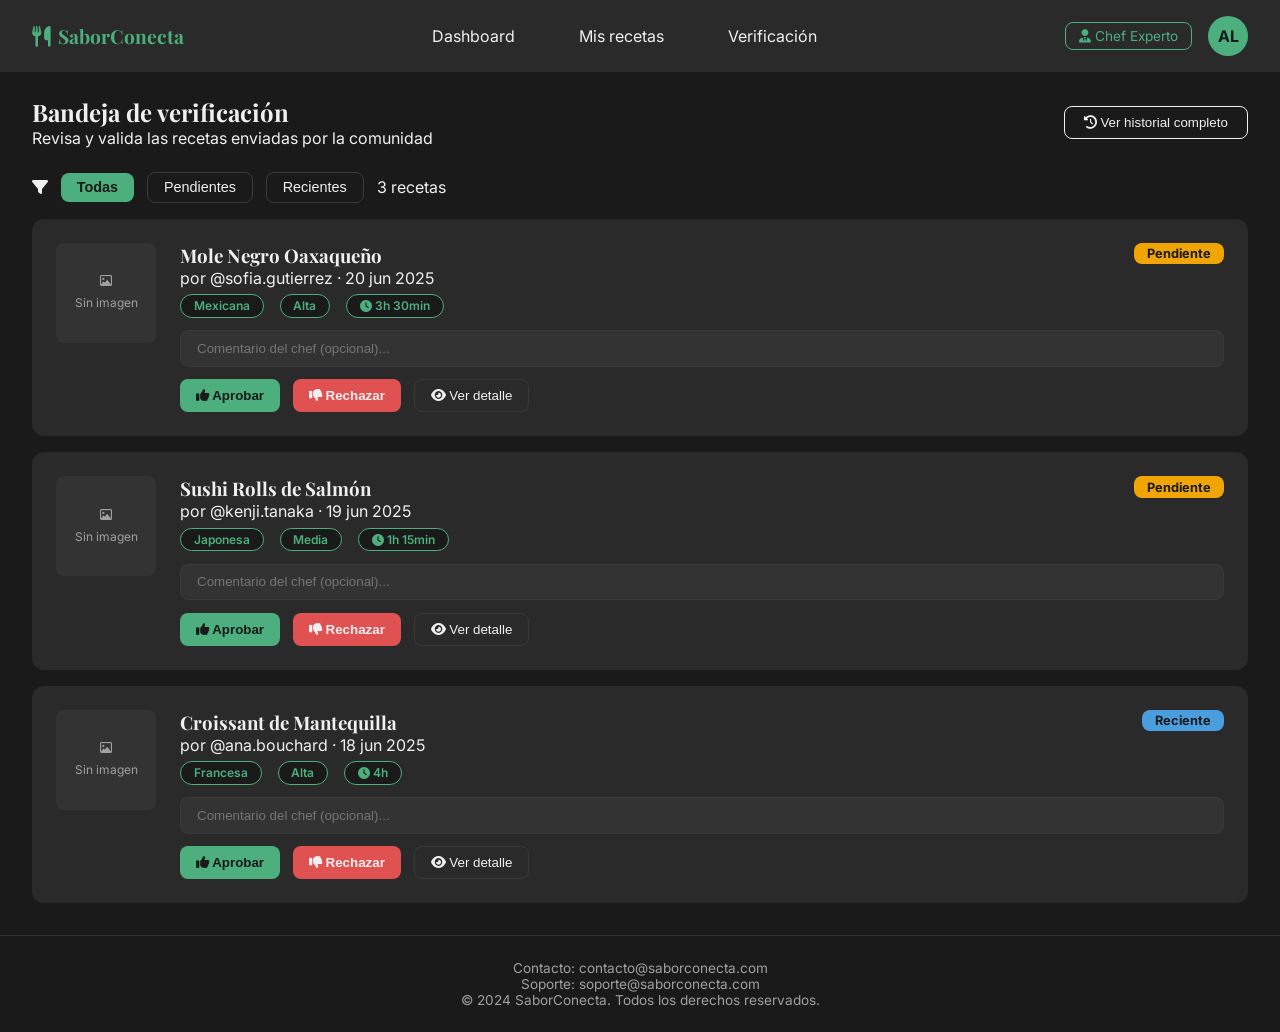
<file: saborconecta/src/adminVerificacion.html>
<!DOCTYPE html>
<html lang="en">
<head>
    <meta charset="UTF-8">
    <meta name="viewport" content="width=device-width, initial-scale=1.0">
    <title>Verificación - Sabor Conecta</title>
    <link href="https://fonts.googleapis.com/css2?family=Playfair+Display:wght@400;600;700&family=Inter:wght@400;500;600&display=swap" rel="stylesheet">
    <link rel="stylesheet" href="../css/base.css">
    <link rel="stylesheet" href="../css/layout.css">
    <link rel="stylesheet" href="../css/components.css">
    <link rel="stylesheet" href="https://cdnjs.cloudflare.com/ajax/libs/font-awesome/6.5.0/css/all.min.css">
</head>
<body>
    
   <header>

        <nav class="navBar">
            <!-- Logo -->
            <div class="navLogo">
                <i class="fa-solid fa-utensils"></i>
                <span>SaborConecta</span>
            </div>

            <!-- Links de navegación -->
            <ul class="navLinks">
                <li><a href="adminDashboard.html">Dashboard</a></li>
                <li><a href="adminRecetas.html">Mis recetas</a></li>
                <li><a href="adminVerificacion.html">Verificación</a></li>
            </ul>

            <!-- Perfil -->
            <div class="navPerfil">
                <span class="chefBadge"><i class="fa-solid fa-user-tie"></i> Chef Experto</span>
                <div class="avatar">AL</div>
            </div>
        </nav>

    </header>

    <main>

        <section class="verificacionHeader">
            <div>
                <h1>Bandeja de verificación</h1>
                <p>Revisa y valida las recetas enviadas por la comunidad</p>
            </div>
            <button class="btnSecundario"><i class="fa-solid fa-clock-rotate-left"></i> Ver historial completo</button>
    
        </section>

        <section class="verificacionFiltros">
            <i class="fa-solid fa-filter"></i>
            <button class="filtroBtn filtroActivo" data-filtro="todas">Todas</button>
            <button class="filtroBtn" data-filtro="pendientes">Pendientes</button>
            <button class="filtroBtn" data-filtro="recientes">Recientes</button>
            <span class="filtroTotal" id="filtroTotal">3 recetas</span>
        </section>

        <section class="verificacionLista" id="verificacionLista">

            <div class="recetaCard" data-estado="pendiente">
                <div class="recetaImagen">
                    <i class="fa-regular fa-image"></i>
                    <span>Sin imagen</span>
                </div>
                <div class="recetaInfo">
                    <div class="recetaInfoHeader">
                        <div>
                            <h3>Mole Negro Oaxaqueño</h3>
                            <p>por @sofia.gutierrez · 20 jun 2025</p>
                            <div class="recetaTags">
                                <span class="tag">Mexicana</span>
                                <span class="tag">Alta</span>
                                <span class="tag"><i class="fa-solid fa-clock"></i> 3h 30min</span>
                            </div>
                        </div>
                        <span class="badgePendiente">Pendiente</span>
                    </div>
                    <input type="text" placeholder="Comentario del chef (opcional)...">
                    <div class="recetaBotones">
                        <button class="btnAprobar"><i class="fa-solid fa-thumbs-up"></i> Aprobar</button>
                        <button class="btnRechazar"><i class="fa-solid fa-thumbs-down"></i> Rechazar</button>
                        <button class="btnVerDetalle"><i class="fa-solid fa-eye"></i> Ver detalle</button>
                    </div>
                </div>
            </div>
            <div class="recetaCard" data-estado="pendiente">
                <div class="recetaImagen">
                    <i class="fa-regular fa-image"></i>
                    <span>Sin imagen</span>
                </div>
                <div class="recetaInfo">
                    <div class="recetaInfoHeader">
                        <div>
                            <h3>Sushi Rolls de Salmón</h3>
                            <p>por @kenji.tanaka · 19 jun 2025</p>
                            <div class="recetaTags">
                                <span class="tag">Japonesa</span>
                                <span class="tag">Media</span>
                                <span class="tag"><i class="fa-solid fa-clock"></i> 1h 15min</span>
                            </div>
                        </div>
                        <span class="badgePendiente">Pendiente</span>
                    </div>
                    <input type="text" placeholder="Comentario del chef (opcional)...">
                    <div class="recetaBotones">
                        <button class="btnAprobar"><i class="fa-solid fa-thumbs-up"></i> Aprobar</button>
                        <button class="btnRechazar"><i class="fa-solid fa-thumbs-down"></i> Rechazar</button>
                        <button class="btnVerDetalle"><i class="fa-solid fa-eye"></i> Ver detalle</button>
                    </div>
                </div>
            </div>

            <div class="recetaCard" data-estado="reciente">
                <div class="recetaImagen">
                    <i class="fa-regular fa-image"></i>
                    <span>Sin imagen</span>
                </div>
                <div class="recetaInfo">
                    <div class="recetaInfoHeader">
                        <div>
                            <h3>Croissant de Mantequilla</h3>
                            <p>por @ana.bouchard · 18 jun 2025</p>
                            <div class="recetaTags">
                                <span class="tag">Francesa</span>
                                <span class="tag">Alta</span>
                                <span class="tag"><i class="fa-solid fa-clock"></i> 4h</span>
                            </div>
                        </div>
                        <span class="badgeReciente">Reciente</span>
                    </div>
                    <input type="text" placeholder="Comentario del chef (opcional)...">
                    <div class="recetaBotones">
                        <button class="btnAprobar"><i class="fa-solid fa-thumbs-up"></i> Aprobar</button>
                        <button class="btnRechazar"><i class="fa-solid fa-thumbs-down"></i> Rechazar</button>
                        <button class="btnVerDetalle"><i class="fa-solid fa-eye"></i> Ver detalle</button>
                    </div>
                </div>
            </div>

        </section>

    </main>
    <footer>
        <p>Contacto: contacto@saborconecta.com</p>
        <p>Soporte: soporte@saborconecta.com</p>
        <p>&copy; 2024 SaborConecta. Todos los derechos reservados.</p>
    </footer>

    <script src="../js/verificacion.js"></script>
</body>
</html>
</file>
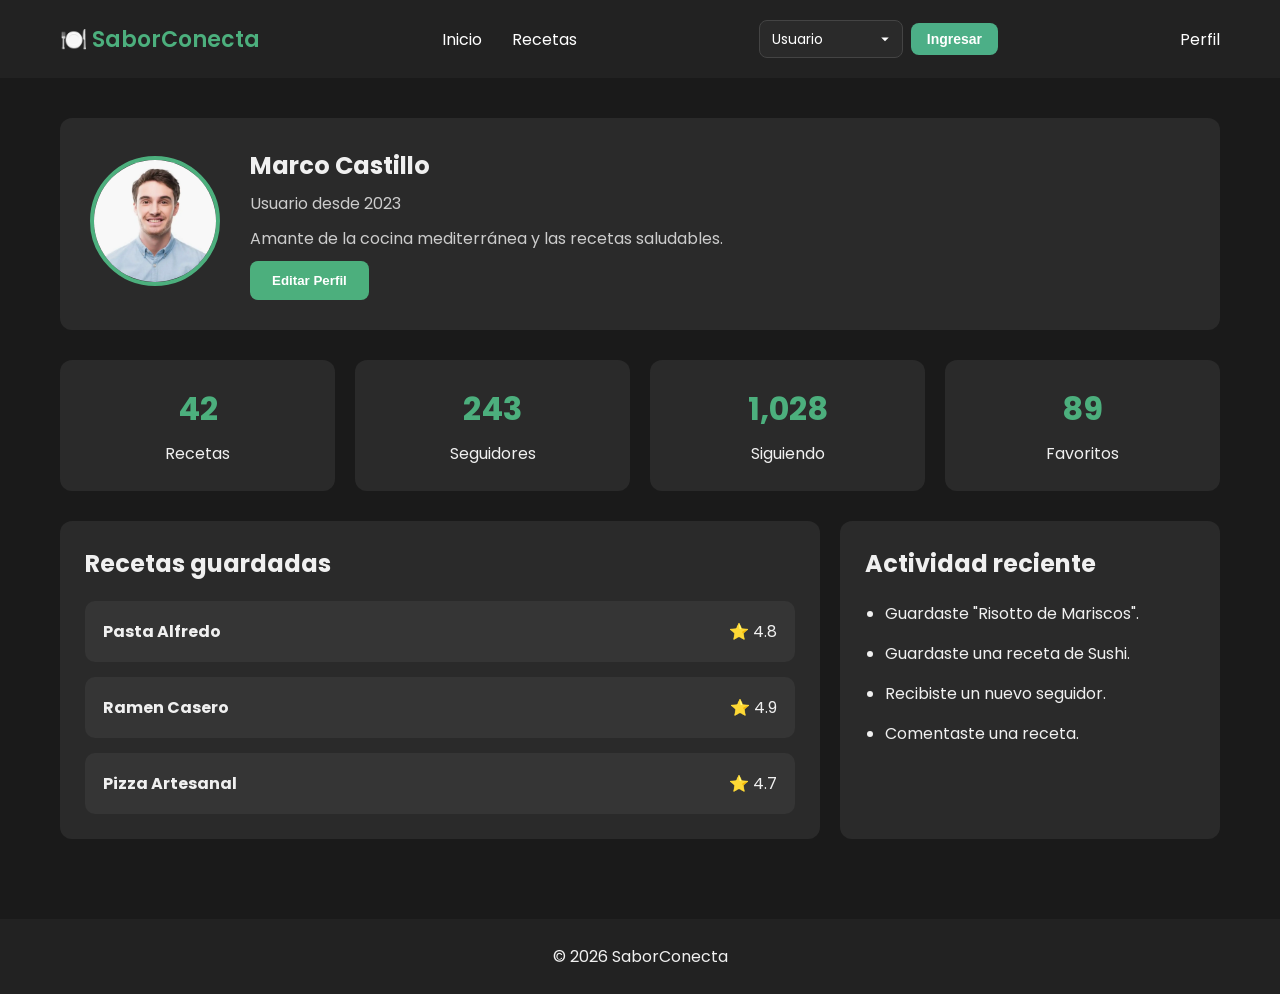
<file: saborconecta/src/Perfil.html>
<!DOCTYPE html>
<html lang="es">

<head>

<meta charset="UTF-8">
<meta name="viewport" content="width=device-width, initial-scale=1.0">

<title>Mi Perfil</title>

<link rel="stylesheet" href="../css/Perfil.css">

<link rel="preconnect" href="https://fonts.googleapis.com">
<link href="https://fonts.googleapis.com/css2?family=Poppins:wght@300;400;500;600&display=swap" rel="stylesheet">

</head>

<body>

<header>

<div class="logo">
🍽️ SaborConecta
</div>

<nav>

<a href="Inicio.html">Inicio</a>
<a href="Receta.html">Recetas</a>
<a href="adminDashboard.html" class="admin-only">Panel Admin</a>

</nav>

<div class="login-sim">
    <select id="selectorRol">
        <option value="usuario">Usuario</option>
        <option value="admin">Administrador</option>
    </select>
    <button id="btnLogin">Ingresar</button>
</div>

<a href="#">Perfil</a>

</header>

<main>

<section class="perfil">

<div class="avatar">

<img src="../assets/foto_usuario.webp" alt="Foto del usuario">

</div>

<div class="info">

<h2>Marco Castillo</h2>

<p>Usuario desde 2023</p>

<p>
Amante de la cocina mediterránea y las recetas saludables.
</p>

<button>Editar Perfil</button>

</div>

</section>

<section class="estadisticas">

<div class="card">

<h3>42</h3>

<p>Recetas</p>

</div>

<div class="card">

<h3>243</h3>

<p>Seguidores</p>

</div>

<div class="card">

<h3>1,028</h3>

<p>Siguiendo</p>

</div>

<div class="card">

<h3>89</h3>

<p>Favoritos</p>

</div>

</section>

<section class="contenido">

<div class="mis-recetas">

<h2>Recetas guardadas</h2>

<div class="lista">

<div class="receta">

<h4>Pasta Alfredo</h4>

<p>⭐ 4.8</p>

</div>

<div class="receta">

<h4>Ramen Casero</h4>

<p>⭐ 4.9</p>

</div>

<div class="receta">

<h4>Pizza Artesanal</h4>

<p>⭐ 4.7</p>

</div>

</div>

</div>

<div class="actividad">

<h2>Actividad reciente</h2>

<ul>

<li>Guardaste "Risotto de Mariscos".</li>

<li>Guardaste una receta de Sushi.</li>

<li>Recibiste un nuevo seguidor.</li>

<li>Comentaste una receta.</li>

</ul>

</div>

</section>

</main>

<footer>

© 2026 SaborConecta

</footer>

<!-- Modal Editar Perfil (Persona 4 - Juan Carlos) -->
<div class="modal-overlay" id="modalOverlay">
    <div class="modal-editar-perfil" role="dialog" aria-labelledby="tituloModalPerfil" aria-modal="true">
        <div class="modal-header">
            <h2 id="tituloModalPerfil">Editar Perfil</h2>
            <button type="button" id="btnCerrarModal" aria-label="Cerrar formulario">✕</button>
        </div>

        <form id="formEditarPerfil" novalidate>
            <div class="campo-form">
                <label for="nombrePerfil">Nombre completo</label>
                <input type="text" id="nombrePerfil" name="nombre" value="Marco Castillo" required>
                <span class="mensaje-campo" id="errorNombre"></span>
            </div>

            <div class="campo-form">
                <label for="correoPerfil">Correo electrónico</label>
                <input type="email" id="correoPerfil" name="correo" placeholder="tucorreo@ejemplo.com" required>
                <span class="mensaje-campo" id="errorCorreo"></span>
            </div>

            <div class="campo-form">
                <label for="bioPerfil">Biografía</label>
                <textarea id="bioPerfil" name="bio" rows="3">Amante de la cocina mediterránea y las recetas saludables.</textarea>
                <span class="mensaje-campo" id="errorBio"></span>
            </div>

            <div class="acciones-modal">
                <button type="button" id="btnCancelarPerfil" class="btn-secundario">Cancelar</button>
                <button type="submit" class="btn-primario">Guardar cambios</button>
            </div>
        </form>
    </div>
</div>

<script src="../js/usuario.js"></script>
<script src="../js/perfil.js"></script>

</body>
</html>
</file>
<file: saborconecta/css/base.css>
* {
    margin: 0;
    padding: 0;
    box-sizing: border-box;
}

body {
    font-family: 'Inter', sans-serif;
    background-color: #1a1a1a;
    color: #f0f0f0;
    display: flex;
    flex-direction: column;
    min-height: 100vh;
}
h1, h2, h3 {
    font-family: 'Playfair Display', serif;
}

.login-sim {
    display: flex;
    align-items: center;
    gap: 8px;
}

.login-sim select {
    appearance: none;
    -webkit-appearance: none;
    padding: 8px 32px 8px 12px;
    border-radius: 8px;
    border: 1px solid #444;
    background-color: #2a2a2a;
    color: #ffffff;
    font-family: inherit;
    font-size: 14px;
    cursor: pointer;
    background-image: url("data:image/svg+xml;utf8,<svg xmlns='http://www.w3.org/2000/svg' viewBox='0 0 24 24' fill='white'><path d='M7 10l5 5 5-5z'/></svg>");
    background-repeat: no-repeat;
    background-position: right 8px center;
    background-size: 18px;
    transition: border-color 0.2s ease;
}

.login-sim select:hover {
    border-color: #4CAF87;
}

.login-sim select:focus {
    outline: none;
    border-color: #4CAF87;
    box-shadow: 0 0 0 3px rgba(76, 175, 135, 0.25);
}

.login-sim button {
    padding: 8px 16px;
    border-radius: 8px;
    border: none;
    background-color: #4CAF87;
    color: white;
    font-weight: 600;
    cursor: pointer;
    font-size: 14px;
    transition: background-color 0.2s ease, transform 0.1s ease;
}

.login-sim button:hover {
    background-color: #3d9770;
}

.login-sim button:active {
    transform: scale(0.97);
}
</file>
<file: saborconecta/css/layout.css>
main {
    flex: 1;
    display: flex;
    flex-direction: column;
}
.navBar {
    display: flex;
    justify-content: space-between;
    align-items: center;
    background-color: #2a2a2a;
    padding: 1rem 2rem;
}
.navLinks {
    display: flex;
    list-style: none;
    gap: 2rem;
}
.navLinks a {
    color: #f0f0f0;
    text-decoration: none;
    padding: 0.5rem 1rem;
    border-radius: 8px;
}
.navLinks a:hover {
    color: #4caf7d;
    background-color: #3a3a3a;
}
.navPerfil {
    display: flex;
    align-items: center;
    gap: 1rem;
}
.perfilChef {
    display: flex;
    justify-content: space-between;
    align-items: center;
    background-color: #2a2a2a;
    padding: 1.5rem 2rem;
    margin: 1rem;
    border-radius: 12px;
    min-height: 100px;
}
.perfilInfo {
    display: flex;
    align-items: center;
    gap: 1rem;
    height: 100%;
}
.perfilTexto {
    display: flex;
    flex-direction: column;
    justify-content: center;
}
.perfilTexto h2 {
    font-size: 1.3rem;
    margin-top: 0.8rem;
}
.estadisticas {
    display: flex;
    gap: 1rem;
    margin: 1rem;
}

.card {
    background-color: #2a2a2a;
    padding: 1.5rem;
    border-radius: 12px;
    flex: 1;
}
.card p {
    font-size: 0.85rem;
    color: #a0a0a0;
}

.card h3 {
    font-size: 2rem;
    color: #f0f0f0;
    margin-top: 0.5rem;
}
.cardHeader {
    display: flex;
    justify-content: space-between;
    align-items: center;
    margin-bottom: 0.5rem;
}
.contenidoPrincipal {
    display: flex;
    gap: 1rem;
    margin: 1rem;
    flex: 1;
}

.ranking, .actividad {
    background-color: #2a2a2a;
    padding: 1.5rem;
    border-radius: 12px;
    flex: 1;
    display: flex;
    flex-direction: column;
}
.ranking ol {
    list-style: none;
    margin-top: 1rem;
}

.ranking li {
    display: flex;
    justify-content: space-between;
    align-items: center;
    padding: 0.8rem;
    border-radius: 8px;
    margin-bottom: 0.5rem;
    background-color: #333333;
}

.ranking li p {
    font-size: 0.95rem;
    color: #f0f0f0;
    font-weight: 600;
}

.ranking li span {
    font-size: 0.8rem;
    color: #a0a0a0;
}
.actividad ul {
    list-style: none;
    margin-top: 1rem;
}

.actividad li {
    display: flex;
    align-items: center;
    gap: 1rem;
    padding: 0.8rem;
    border-radius: 8px;
    margin-bottom: 0.5rem;
    background-color: #333333;
}
.actividad li p {
    font-size: 0.9rem;
    color: #f0f0f0;
}

.actividad li span {
    font-size: 0.75rem;
    color: #a0a0a0;
}
footer {
    text-align: center;
    padding: 1.5rem;
    margin-top: auto;
    border-top: 1px solid #2e2e2e;
    color: #a0a0a0;
    font-size: 0.85rem;
}
.recetaHeader {
    display: flex;
    justify-content: space-between;
    align-items: center;
    padding: 1.5rem 2rem;
}

.recetaAcciones {
    display: flex;
    gap: 1rem;
}

.recetaContenido {
    display: flex;
    gap: 1.5rem;
    padding: 0 2rem 2rem 2rem;
}

.columnaIzquierda {
    display: flex;
    flex-direction: column;
    gap: 1.5rem;
    flex: 1;
}

.columnaDerecha {
    flex: 1;
}

.cajaFormulario {
    background-color: #2a2a2a;
    padding: 1.5rem;
    border-radius: 12px;
    display: flex;
    flex-direction: column;
    gap: 1rem;
}

.campoCompleto {
    display: flex;
    flex-direction: column;
    gap: 0.4rem;
}

.campoDoble {
    display: flex;
    gap: 1rem;
}

.campoDoble > div {
    display: flex;
    flex-direction: column;
    gap: 0.4rem;
    flex: 1;
}

.cajaFormulario label {
    font-size: 0.75rem;
    color: #a0a0a0;
    text-transform: uppercase;
}

.cajaFormulario input, .cajaFormulario textarea {
    background-color: #333333;
    border: 1px solid #3a3a3a;
    border-radius: 8px;
    padding: 0.7rem 1rem;
    color: #f0f0f0;
    width: 100%;
}
.tablaHeader {
    display: grid;
    grid-template-columns: 2fr 1fr 1fr;
    gap: 0.5rem;
    color: #a0a0a0;
    font-size: 0.75rem;
    text-transform: uppercase;
    padding: 0.5rem;
}

.tablaFila {
    display: grid;
    grid-template-columns: 2fr 1fr 1fr;
    gap: 0.5rem;
}

.pasoHeader {
    display: flex;
    align-items: center;
    gap: 0.8rem;
    margin-bottom: 0.5rem;
}

.pasoNumero {
    background-color: #4caf7d;
    color: #1a1a1a;
    width: 28px;
    height: 28px;
    border-radius: 50%;
    display: flex;
    align-items: center;
    justify-content: center;
    font-weight: bold;
    font-size: 0.85rem;
}

.paso {
    background-color: #333333;
    padding: 1rem;
    border-radius: 8px;
    display: flex;
    flex-direction: column;
    gap: 0.8rem;
}

.pasoAcciones {
    display: flex;
    gap: 0.5rem;
}

.pasoAcciones .btnAgregar {
    width: auto;
}

.presupuesto {
    display: flex;
    justify-content: space-between;
    align-items: center;
    padding: 0.8rem;
    background-color: #333333;
    border-radius: 8px;
}

.presupuestoValor {
    color: #4caf7d;
    font-weight: bold;
}
.verificacionHeader {
    display: flex;
    justify-content: space-between;
    align-items: center;
    padding: 1.5rem 2rem;
}

.verificacionFiltros {
    display: flex;
    align-items: center;
    gap: 0.8rem;
    padding: 0 2rem 1rem 2rem;
}

.verificacionLista {
    display: flex;
    flex-direction: column;
    gap: 1rem;
    padding: 0 2rem 2rem 2rem;
}

.recetaCard {
    display: flex;
    gap: 1.5rem;
    background-color: #2a2a2a;
    border-radius: 12px;
    padding: 1.5rem;
}

.recetaImagen {
    width: 100px;
    height: 100px;
    min-width: 100px;
    background-color: #333333;
    border-radius: 8px;
    display: flex;
    flex-direction: column;
    align-items: center;
    justify-content: center;
    color: #a0a0a0;
    font-size: 0.75rem;
    gap: 0.5rem;
}

.recetaInfo {
    display: flex;
    flex-direction: column;
    gap: 0.8rem;
    flex: 1;
}

.recetaInfoHeader {
    display: flex;
    justify-content: space-between;
    align-items: flex-start;
}

.recetaTags {
    display: flex;
    gap: 0.5rem;
    margin-top: 0.4rem;
}

.recetaBotones {
    display: flex;
    gap: 0.8rem;
}

.recetaInfo input {
    background-color: #333333;
    border: 1px solid #3a3a3a;
    border-radius: 8px;
    padding: 0.6rem 1rem;
    color: #a0a0a0;
    width: 100%;
}

.perfilAcciones{

    display:flex;
    gap:1rem;

}

img{

    max-width:100%;
    height:auto;

}

@media(max-width:900px){

.navBar{

    flex-direction:column;
    gap:20px;
    padding:20px;

}

.navLinks{

    flex-wrap:wrap;
    justify-content:center;
    gap:2rem;

}

.perfilChef{

    flex-direction:column;
    text-align:center;

}

.estadisticas{

    flex-direction:column;

}

.contenidoPrincipal{

    flex-direction:column;

}

.recetaContenido{

    flex-direction:column;
    padding:20px;

}

.perfilAcciones{

    flex-direction:column;
    width:100%;

}

.campoDoble{

    flex-direction:column;

}

.recetaCard{

    flex-direction:column;

}

.recetaInfoHeader{

    flex-direction:column;
    gap:10px;

}

.recetaBotones{

    flex-wrap:wrap;

}

.verificacionHeader{

    flex-direction:column;
    gap:20px;

}

.verificacionFiltros{

    flex-wrap:wrap;
    padding:20px;

}

.recetaHeader{

    flex-direction:column;
    gap:20px;

}

.recetaAcciones{

    flex-wrap:wrap;

}

.perfilInfo{

    flex-direction:column;
    text-align:center;

}

.perfilTexto{

    align-items:center;

}

}
</file>
<file: saborconecta/css/components.css>
.perfilAvatar {
    background-color: #4caf7d;
    color: #1a1a1a;
    width: 80px;
    height: 80px;
    min-width: 80px;
    border-radius: 50%;
    display: flex;
    align-items: center;
    justify-content: center;
    font-weight: bold;
    font-size: 1.8rem;
}
.avatar {
    background-color: #4caf7d;
    color: #1a1a1a;
    width: 40px;
    height: 40px;
    min-width: 40px;
    border-radius: 50%;
    display: flex;
    align-items: center;
    justify-content: center;
    font-weight: bold;
    font-size: 1rem;
}
.btnPrimario {
    background-color: #4caf7d;
    color: #f0f0f0;
    padding: 0.5rem 1.2rem;
    border-radius: 8px;
    text-decoration: none;
    font-weight: 600;
}

.btnSecundario {
    background-color: transparent;
    color: #f0f0f0;
    padding: 0.5rem 1.2rem;
    border-radius: 8px;
    text-decoration: none;
    border: 1px solid #f0f0f0;
}
.btnPrimario:hover {
    background-color: #3d9e6d;
}

.btnSecundario:hover {
    background-color: #3a3a3a;
}
.badge {
    background-color: #4caf7d;
    color: #f0f0f0;
    font-size: 0.75rem;
    font-weight: 600;
    padding: 0.2rem 0.6rem;
    border-radius: 999px;
}
.tag {
    background-color: #1a1a1a;
    color: #4caf7d;
    font-size: 0.75rem;
    font-weight: 600;
    padding: 0.2rem 0.8rem;
    border-radius: 999px;
    border: 1px solid #4caf7d;
    margin-right: 0.5rem;
}
.tags {
    margin-top: 0.5rem;
}
.perfilTexto p {
    font-size: 0.85rem;
    color: #a0a0a0;
    margin-top: 0.5rem;
}
.chefBadge {
    border: 1px solid #4caf7d;
    color: #4caf7d;
    padding: 0.3rem 0.8rem;
    border-radius: 8px;
    font-size: 0.85rem;
}
.btnAgregar {
    background-color: transparent;
    color: #4caf7d;
    border: 1px dashed #4caf7d;
    border-radius: 8px;
    padding: 0.6rem 1rem;
    width: 100%;
    cursor: pointer;
    font-size: 0.9rem;
}
.filtroBtn {
    background-color: transparent;
    color: #f0f0f0;
    border: 1px solid #3a3a3a;
    border-radius: 8px;
    padding: 0.4rem 1rem;
    cursor: pointer;
    font-size: 0.9rem;
}

.filtroActivo {
    background-color: #4caf7d;
    color: #1a1a1a;
    border: none;
    font-weight: bold;
}

.badgePendiente {
    background-color: #f0a500;
    color: #1a1a1a;
    padding: 0.2rem 0.8rem;
    border-radius: 8px;
    font-size: 0.8rem;
    font-weight: bold;
}

.badgeReciente {
    background-color: #4a9edd;
    color: #1a1a1a;
    padding: 0.2rem 0.8rem;
    border-radius: 8px;
    font-size: 0.8rem;
    font-weight: bold;
}

.btnAprobar {
    background-color: #4caf7d;
    color: #1a1a1a;
    border: none;
    border-radius: 8px;
    padding: 0.5rem 1rem;
    cursor: pointer;
    font-weight: bold;
}

.btnRechazar {
    background-color: #e05252;
    color: #f0f0f0;
    border: none;
    border-radius: 8px;
    padding: 0.5rem 1rem;
    cursor: pointer;
    font-weight: bold;
}

.btnVerDetalle {
    background-color: transparent;
    color: #f0f0f0;
    border: 1px solid #3a3a3a;
    border-radius: 8px;
    padding: 0.5rem 1rem;
    cursor: pointer;
}
.navLogo {
    display: flex;
    align-items: center;
    gap: 0.5rem;
    font-family: 'Playfair Display', serif;
    font-size: 1.2rem;
    font-weight: 700;
    color: #4caf7d;
}

.navLogo i {
    color: #4caf7d;
    font-size: 1.3rem;
}

@media(max-width:900px){

.btnPrimario,
.btnSecundario,
.btnAprobar,
.btnRechazar,
.btnVerDetalle,
.btnAgregar{

    width:100%;
    text-align:center;

}

.tags{

    display:flex;
    flex-wrap:wrap;
    gap:.5rem;

}

}
</file>
<file: saborconecta/css/Perfil.css>
*{
margin:0;
padding:0;
box-sizing:border-box;
}

body{

font-family:Poppins,sans-serif;
background:#1a1a1a;
color:#f0f0f0;

}

header{

display:flex;
justify-content:space-between;
align-items:center;

padding:20px 60px;

background:#222;

}

nav{

display:flex;
gap:30px;

}

nav a,
header>a{

color:white;
text-decoration:none;

}

nav a:hover,
header>a:hover{

color:#4caf7d;

}

.logo{

font-size:22px;
font-weight:600;
color:#4caf7d;

}

main{

padding:40px 60px;

}

.perfil{

display:flex;
align-items:center;

gap:30px;

background:#2a2a2a;

padding:30px;

border-radius:12px;

margin-bottom:30px;

}

.avatar img{

width:130px;
height:130px;

border-radius:50%;

border:4px solid #4caf7d;

}

.info h2{

margin-bottom:8px;

}

.info p{

margin-bottom:10px;

color:#cccccc;

}

button{

background:#4caf7d;
border:none;
padding:12px 22px;
border-radius:8px;
cursor:pointer;
color:white;
font-weight:600;

}

button:hover{

opacity:.9;

}

.estadisticas{

display:grid;

grid-template-columns:repeat(4,1fr);

gap:20px;

margin-bottom:30px;

}

.card{

background:#2a2a2a;

padding:25px;

border-radius:12px;

text-align:center;

}

.card h3{

color:#4caf7d;

font-size:32px;

margin-bottom:8px;

}

.contenido{

display:grid;

grid-template-columns:2fr 1fr;

gap:20px;

}

.mis-recetas,
.actividad{

background:#2a2a2a;

padding:25px;

border-radius:12px;

}

.lista{

display:grid;

gap:15px;

margin-top:20px;

}

.receta{

padding:18px;

background:#353535;

border-radius:10px;

display:flex;
justify-content:space-between;

}

.actividad ul{

margin-top:20px;
padding-left:20px;

}

.actividad li{

margin-bottom:15px;

}

footer{

margin-top:40px;

text-align:center;

padding:25px;

background:#222;

}

img{

    max-width:100%;
    height:auto;

}

nav a:focus,
header>a:focus,
button:focus{

    outline:3px solid #4caf7d;
    outline-offset:4px;

}

.menu-filtro {
    position: absolute;
    background: #ffffff;
    border: 1px solid #ddd;
    border-radius: 8px;
    box-shadow: 0 4px 12px rgba(0,0,0,0.2);
    z-index: 10;
    display: flex;
    flex-direction: column;
    min-width: 160px;
    overflow: hidden;
}

.menu-filtro button {
    padding: 10px 14px;
    text-align: left;
    border: none;
    background: #ffffff !important;
    color: #222222 !important;
    cursor: pointer;
    font-size: 14px;
}

.menu-filtro button:hover {
    background: #f2f2f2 !important;
}

body.usando-teclado *:focus {
    outline: 3px solid #ff6b35;
    outline-offset: 2px;
}

#mensajeGlobal {
    display: none;
    padding: 10px 16px;
    text-align: center;
    font-weight: 500;
}

.mensaje-exito { 
    background: #d4edda; 
    color: #155724; 
}

#sinResultados { 
    text-align: center; 
    padding: 20px; 
    color: #888; 
}

.login-sim {
    display: flex;
    align-items: center;
    gap: 8px;
}

.login-sim select {
    appearance: none;
    -webkit-appearance: none;
    padding: 8px 32px 8px 12px;
    border-radius: 8px;
    border: 1px solid #444;
    background-color: #2a2a2a;
    color: #ffffff;
    font-family: inherit;
    font-size: 14px;
    cursor: pointer;
    background-image: url("data:image/svg+xml;utf8,<svg xmlns='http://www.w3.org/2000/svg' viewBox='0 0 24 24' fill='white'><path d='M7 10l5 5 5-5z'/></svg>");
    background-repeat: no-repeat;
    background-position: right 8px center;
    background-size: 18px;
    transition: border-color 0.2s ease;
}

.login-sim select:hover {
    border-color: #4CAF87;
}

.login-sim select:focus {
    outline: none;
    border-color: #4CAF87;
    box-shadow: 0 0 0 3px rgba(76, 175, 135, 0.25);
}

.login-sim button {
    padding: 8px 16px;
    border-radius: 8px;
    border: none;
    background-color: #4CAF87;
    color: white;
    font-weight: 600;
    cursor: pointer;
    font-size: 14px;
    transition: background-color 0.2s ease, transform 0.1s ease;
}

.login-sim button:hover {
    background-color: #3d9770;
}

.login-sim button:active {
    transform: scale(0.97);
}

.modal-overlay {
    display: none;
    position: fixed;
    inset: 0;
    background: rgba(0, 0, 0, 0.6);
    z-index: 100;
    align-items: center;
    justify-content: center;
}

.modal-overlay.activo {
    display: flex;
}

.modal-editar-perfil {
    background: #2a2a2a;
    border-radius: 12px;
    padding: 24px;
    width: 90%;
    max-width: 420px;
    color: #ffffff;
}

.modal-header {
    display: flex;
    justify-content: space-between;
    align-items: center;
    margin-bottom: 16px;
}

.modal-header button {
    background: none;
    border: none;
    color: #ffffff;
    font-size: 18px;
    cursor: pointer;
}

.campo-form {
    margin-bottom: 16px;
    display: flex;
    flex-direction: column;
}

.campo-form label {
    margin-bottom: 6px;
    font-size: 14px;
    color: #cccccc;
}

.campo-form input,
.campo-form textarea {
    padding: 10px;
    border-radius: 8px;
    border: 1px solid #444;
    background: #1e1e1e;
    color: #ffffff;
    font-family: inherit;
    font-size: 14px;
}

.campo-form input:focus,
.campo-form textarea:focus {
    outline: none;
    border-color: #4CAF87;
    box-shadow: 0 0 0 3px rgba(76, 175, 135, 0.25);
}

.campo-invalido {
    border-color: #e74c3c !important;
}

.mensaje-campo {
    display: none;
    color: #e74c3c;
    font-size: 12px;
    margin-top: 4px;
}

.mensaje-campo.visible {
    display: block;
}

.acciones-modal {
    display: flex;
    justify-content: flex-end;
    gap: 10px;
    margin-top: 20px;
}

.btn-primario {
    background: #4CAF87;
    color: white;
    border: none;
    padding: 10px 18px;
    border-radius: 8px;
    font-weight: 600;
    cursor: pointer;
}

.btn-primario:hover {
    background: #3d9770;
}

.btn-secundario {
    background: transparent;
    color: #cccccc;
    border: 1px solid #555;
    padding: 10px 18px;
    border-radius: 8px;
    cursor: pointer;
}

.btn-secundario:hover {
    border-color: #999;
}

#mensajeGlobal.mensaje-error {
    background: #f8d7da;
    color: #721c24;
}

@media(max-width:900px){

header{

    flex-direction:column;
    gap:20px;
    padding:20px;

}

nav{

    flex-wrap:wrap;
    justify-content:center;
    gap:15px;

}

.perfil{

    flex-direction:column;
    text-align:center;

}

.estadisticas{

    grid-template-columns:repeat(2,1fr);

}

.contenido{

    grid-template-columns:1fr;

}

main{

    padding:20px;

}

}
</file>
